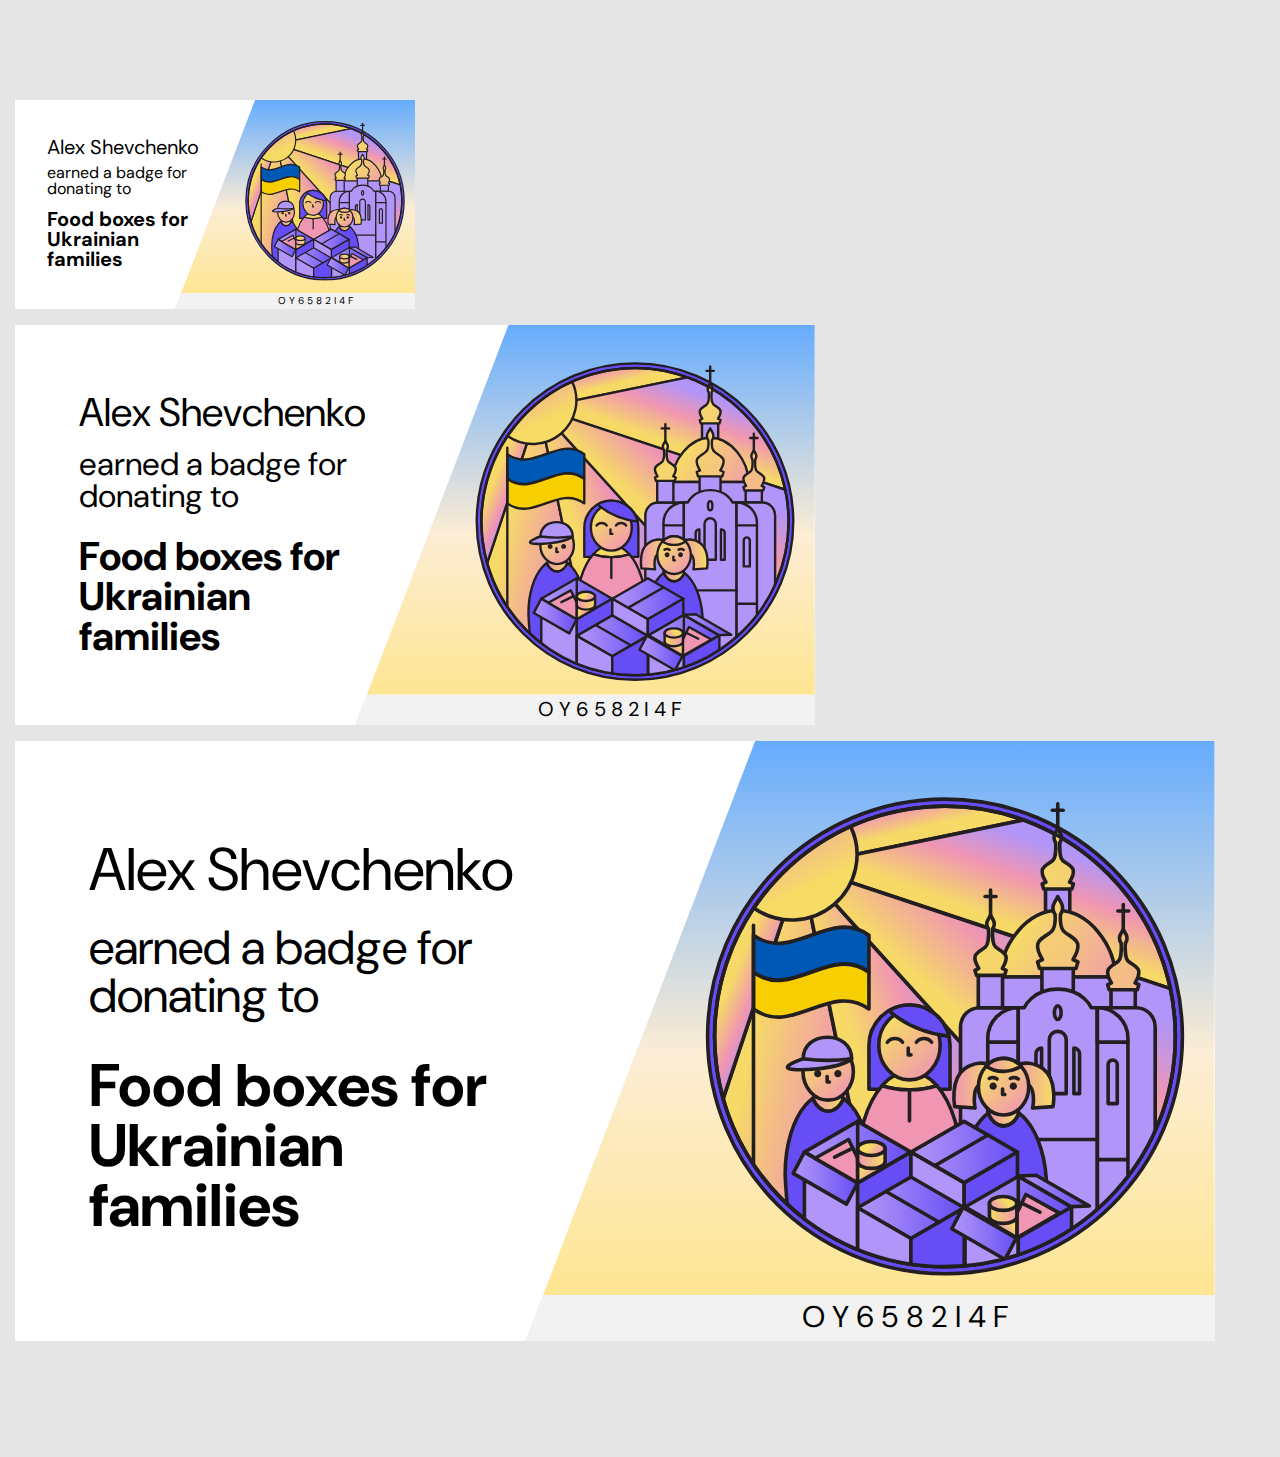
<file: card-donation.html>
<!doctype html>
<html lang="en">
	<head>
		<meta charset="utf-8">
		<title>UkraineNow Donuts</title>
		<meta name="viewport" content="width=device-width, initial-scale=1, shrink-to-fit=no">
		<link rel="stylesheet" href="css/emails.css">
	</head>
	
	<body class="bg-gray">

		<div class="card-container">
			<div class="mb-3">
				<div class="card card-small">
					<div class="card-row my-auto">
						<div class="card-col">
							<div class="content">
								<div class="name">Alex Shevchenko</div>
								<div class="comment">earned a badge for donating to</div>
								<div class="title">Food boxes for Ukrainian families</div>
							</div>
						</div>
						<div class="card-col text-right">
							<img src="img/food-badge.svg" alt="" width="160">
						</div>
					</div>
					<div class="index-box">
						<div class="card-row my-auto">
							<div class="card-col"></div>
							<div class="card-col text-center">
								<div class="index">O Y 6 5 8 2 I 4 F</div>
							</div>
						</div>
					</div>
				</div>
			</div>
			<div class="mb-3">
				<div class="card card-medium">
					<div class="card-row my-auto">
						<div class="card-col">
							<div class="content">
								<div class="name">Alex Shevchenko</div>
								<div class="comment">earned a badge for donating to</div>
								<div class="title">Food boxes for Ukrainian families</div>
							</div>
						</div>
						<div class="card-col text-right">
							<img src="img/food-badge.svg" alt="" width="320">
						</div>
					</div>
					<div class="index-box">
						<div class="card-row my-auto">
							<div class="card-col"></div>
							<div class="card-col text-center">
								<div class="index">O Y 6 5 8 2 I 4 F</div>
							</div>
						</div>
					</div>
				</div>
			</div>
			<div class="mb-3">
				<div class="card card-big">
					<div class="card-row my-auto">
						<div class="card-col">
							<div class="content">
								<div class="name">Alex Shevchenko</div>
								<div class="comment">earned a badge for donating to</div>
								<div class="title">Food boxes for Ukrainian families</div>
							</div>
						</div>
						<div class="card-col text-right">
							<img src="img/food-badge.svg" alt="" width="480">
						</div>
					</div>
					<div class="index-box">
						<div class="card-row my-auto">
							<div class="card-col"></div>
							<div class="card-col text-center">
								<div class="index">O Y 6 5 8 2 I 4 F</div>
							</div>
						</div>
					</div>
				</div>
			</div>
		</div>
	</body>
</html>
</file>
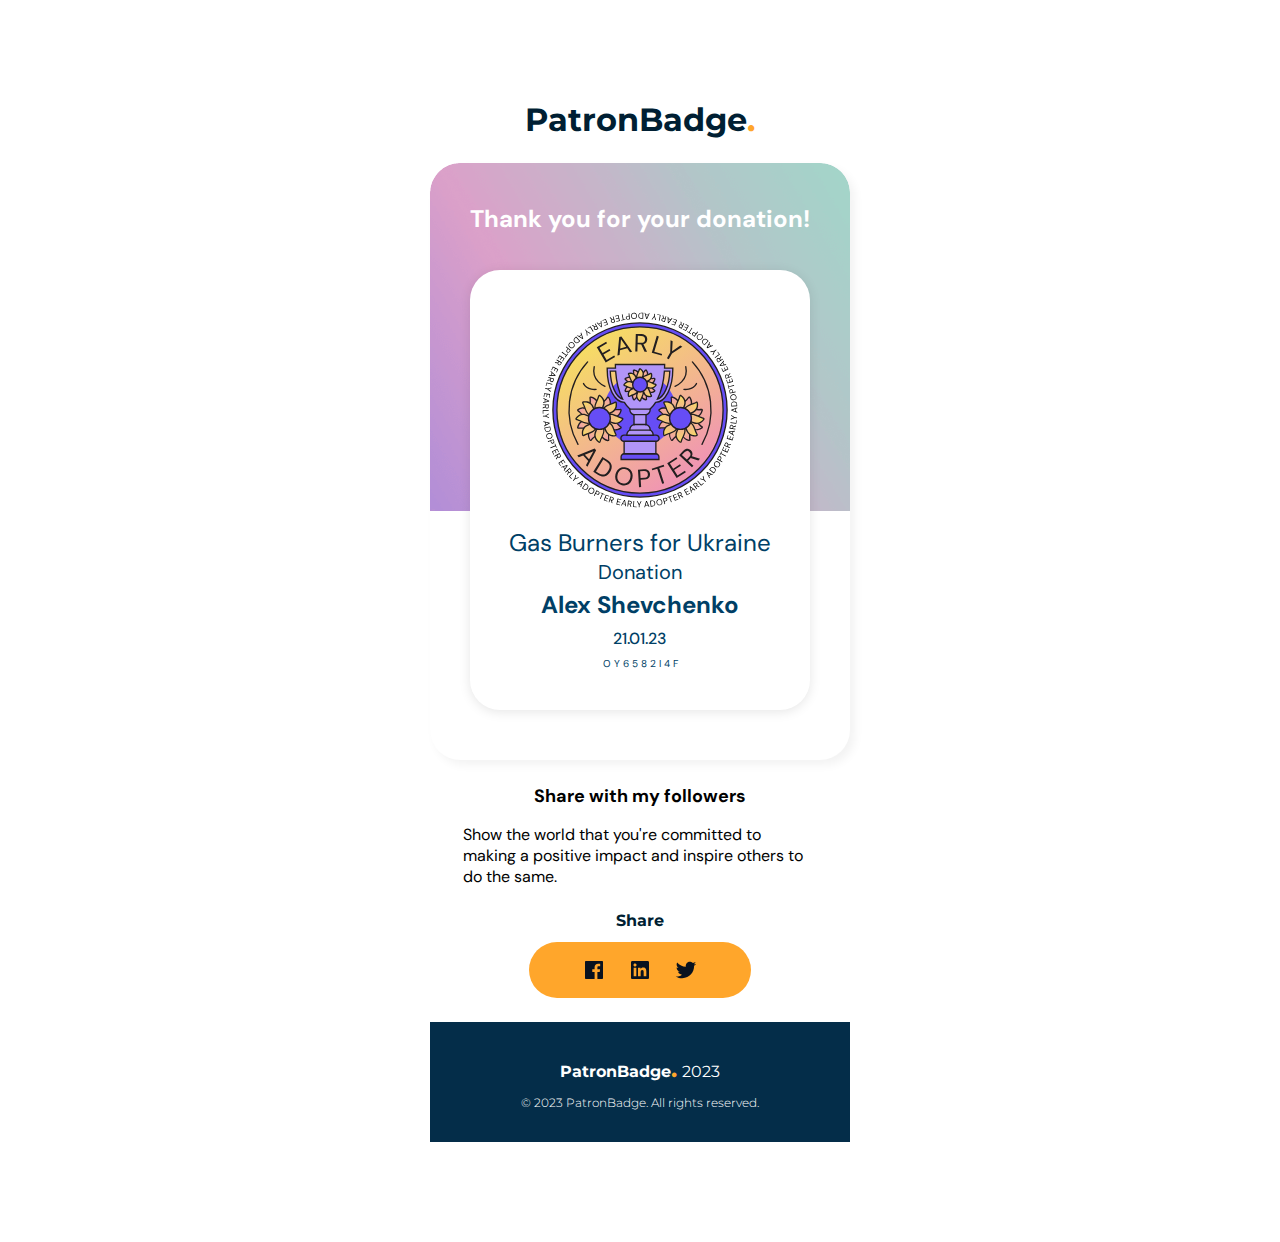
<file: email-final.html>
<!doctype html>
<html lang="en">
	<head>
		<meta charset="utf-8">
		<title>UkraineNow Donuts</title>
		<meta name="viewport" content="width=device-width, initial-scale=1, shrink-to-fit=no">
		<link rel="stylesheet" href="css/emails.css">
	</head>
	
	<body>

		<div class="email-container">
			<div class="title-main">PatronBadge<span class="orange">.</span></div>
			<div class="gaz-card">
				<div class="title-gaz">Thank you for your donation!</div>
		<div class="cart-donation">
		  <div class="mb-3">
			<img src="img/early adopter.svg" alt="">
		  </div>
		  <div class="title">Gas Burners for Ukraine</div>
		  <div class="fz-20">Donation</div>
		  <div class="name">Alex Shevchenko</div>
		  <div class="date">21.01.23</div>
		  <div class="index">O Y 6 5 8 2 I 4 F</div>
		</div>
			</div>
			<div class="section-black">
				<div class="title">Share with my followers</div>
				<p>Show the world that you're committed to making a positive impact and inspire others to do the same.</p>
			</div>
			<div class="share">Share</div>
			<div class="text-center">
		  <div class="social-box">
			<a href="#!" class="social">
				<img src="img/facebook.svg" alt="">
			</a>
			<a href="#!" class="social">
				<img src="img/in.svg" alt="">
			</a>
			<a href="#!" class="social">
				<img src="img/twitter.svg" alt="">
			</a>
		  </div>
	  </div>
	  <div class="footer">
		<div class="title">PatronBadge<span class="orange fz-24">.</span> <span class="font-weight-normal">2023</span></div>
		<div class="rights">© 2023 PatronBadge. All rights reserved.</div>
	  </div>
		</div>

	</body>
</html>
</file>
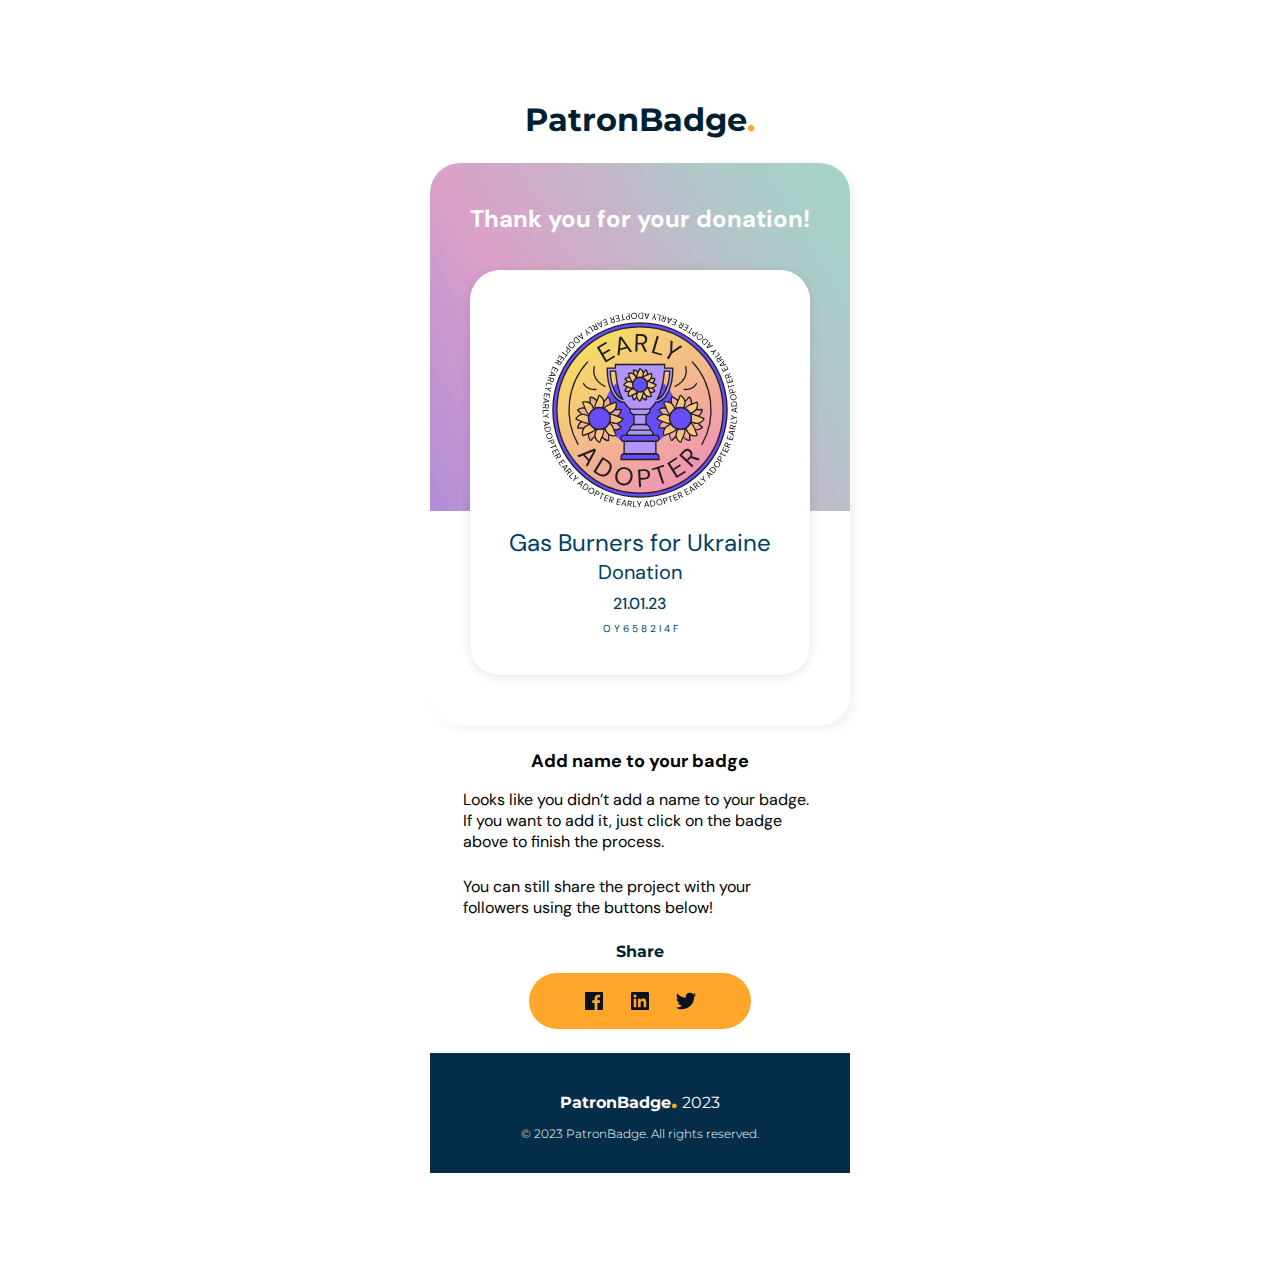
<file: email-temporary.html>
<!doctype html>
<html lang="en">
	<head>
		<meta charset="utf-8">
		<title>UkraineNow Donuts</title>
		<meta name="viewport" content="width=device-width, initial-scale=1, shrink-to-fit=no">
		<link rel="stylesheet" href="css/emails.css">
	</head>
	
	<body>

		<div class="email-container">
			<div class="title-main">PatronBadge<span class="orange">.</span></div>
			<div class="gaz-card">
				<div class="title-gaz">Thank you for your donation!</div>
        <div class="cart-donation">
          <div class="mb-3">
            <img src="img/early adopter.svg" alt="">
          </div>
          <div class="title">Gas Burners for Ukraine</div>
          <div class="fz-20">Donation</div>
          <div class="date">21.01.23</div>
          <div class="index">O Y 6 5 8 2 I 4 F</div>
        </div>
			</div>
			<div class="section-black">
				<div class="title">Add name to your badge</div>
				<p>Looks like you didn’t add a name to your badge. If you want to add it, just click on the badge above to finish the process.</p>
				<p>You can still share the project with your followers using the buttons below!</p>	
			</div>
			<div class="share">Share</div>
			<div class="text-center">
	      <div class="social-box">
	        <a href="#!" class="social">
	        	<img src="img/facebook.svg" alt="">
	        </a>
	        <a href="#!" class="social">
	        	<img src="img/in.svg" alt="">
	        </a>
	        <a href="#!" class="social">
	        	<img src="img/twitter.svg" alt="">
	        </a>
	      </div>
      </div>
      <div class="footer">
      	<div class="title">PatronBadge<span class="orange fz-24">.</span> <span class="font-weight-normal">2023</span></div>
      	<div class="rights">© 2023 PatronBadge. All rights reserved.</div>
      </div>
		</div>

	</body>
</html>
</file>
<file: css/emails.css>
@import url("https://fonts.googleapis.com/css2?family=DM+Sans:wght@400;500;700&family=Inter:wght@400;600;700;800;900&family=Lato:wght@400;700;900&family=Montserrat:wght@300;400;500;600;700;900&family=Nunito:wght@400;500;600;700;800;900&family=Roboto:wght@400;500;700;900&display=swap");
* {
  box-sizing: border-box; }

body {
  background: #FFFFFF;
  font-family: "DM Sans", sans-serif;
  color: #000000;
  margin: 0; }

.orange {
  color: #FFA62B; }

.text-center {
  text-align: center; }

.text-right {
  text-align: right; }

.mb-3 {
  margin-bottom: 16px; }

.my-auto {
  margin-top: auto;
  margin-bottom: auto; }

.fz-20 {
  font-size: 20px; }

.fz-24 {
  font-size: 24px; }

.font-weight-normal {
  font-weight: normal; }

.email-container {
  max-width: 450px;
  padding-left: 15px;
  padding-right: 15px;
  margin: 100px auto; }

.title-main {
  font-weight: bold;
  font-size: 32px;
  text-align: center;
  margin-bottom: 24px;
  color: #001F33;
  font-family: "Montserrat", sans-serif; }

.gaz-card {
  overflow: hidden;
  padding: 40px 15px 50px;
  text-align: center;
  border-radius: 30px;
  background-color: #FFF;
  background-image: url(../img/bg-email.png);
  background-repeat: no-repeat;
  background-position: top center;
  box-shadow: 5px 5px 10px rgba(0, 0, 0, 0.05);
  margin-bottom: 24px; }
  .gaz-card .title-gaz {
    color: #FFF;
    font-size: 24px;
    font-weight: bold;
    margin-bottom: 36px; }

.cart-donation {
  background: #FFF;
  overflow: hidden;
  border-radius: 30px;
  box-shadow: 0px 2px 12px rgba(0, 0, 0, 0.1);
  padding: 40px 20px;
  color: #003F66;
  max-width: 340px;
  margin: 0 auto;
  text-align: center; }
  .cart-donation .title {
    font-size: 24px;
    line-height: 1;
    margin-bottom: 4px; }
  .cart-donation .name {
    font-size: 24px;
    font-weight: bold;
    margin-top: 4px; }
  .cart-donation .date {
    font-size: 16px;
    font-weight: 500;
    margin-top: 8px; }
  .cart-donation .index {
    font-size: 10px;
    margin-top: 8px; }

.section-black {
  padding: 0 33px; }
  .section-black .title {
    text-align: center;
    font-weight: bold;
    font-size: 18px;
    margin-bottom: 16px; }
  .section-black p {
    margin-bottom: 24px; }

.share {
  font-family: "Montserrat", sans-serif;
  color: #001F33;
  font-weight: bold;
  text-align: center;
  margin-bottom: 12px; }

.social {
  margin: 0 9px;
  display: inline-block;
  vertical-align: middle;
  transition: 0.3s;
  font-size: 0; }
  .social:hover {
    opacity: 0.7; }

.social-box {
  background: #FFA62B;
  display: inline-block;
  border-radius: 100px;
  padding: 16px 44px; }

.footer {
  margin-top: 24px;
  background: #042D49;
  text-align: center;
  padding: 32px 16px;
  color: #FFF;
  font-family: "Montserrat", sans-serif; }
  .footer .title {
    font-weight: bold;
    font-size: 16px;
    margin-bottom: 12px; }
  .footer .rights {
    font-weight: 300;
    font-size: 12px; }

.bg-gray {
  background: #E5E5E5; }

.card-container {
  padding-left: 15px;
  padding-right: 15px;
  margin: 100px auto;
  display: flex;
  flex-direction: column;
  justify-content: center; }

.card {
  background: #FFF;
  color: #000;
  background-image: url(../img/bg-card.svg);
  background-repeat: no-repeat;
  background-position: center right;
  display: flex;
  flex-direction: column; }
  .card .card-row {
    display: flex;
    flex-wrap: wrap;
    margin-right: -10px;
    margin-left: -10px;
    align-items: center; }
    .card .card-row .card-col {
      position: relative;
      width: 100%;
      padding-right: 10px;
      padding-left: 10px;
      flex: 0 0 50%;
      max-width: 50%; }
    .card .card-row .content {
      line-height: 1; }
      .card .card-row .content .title {
        font-weight: bold; }
  .card .index-box {
    display: flex;
    flex-direction: column;
    margin-top: auto; }

.card-small {
  width: 400px;
  height: 209px;
  background-size: 60% 100%;
  padding: 16px 10px 0; }
  .card-small .card-row .content {
    padding-left: 22px; }
    .card-small .card-row .content .name {
      font-size: 20px;
      margin-bottom: 8px; }
    .card-small .card-row .content .comment {
      font-size: 16px; }
    .card-small .card-row .content .title {
      font-size: 20px;
      margin-top: 12px;
      padding-right: 16px; }
  .card-small .index-box {
    height: 16px; }
    .card-small .index-box .index {
      font-size: 10px; }

.card-medium {
  width: 800px;
  height: 400px;
  background-size: 57.5% 100%;
  padding: 32px 20px 0; }
  .card-medium .card-row .content {
    padding-left: 44px; }
    .card-medium .card-row .content .name {
      font-size: 40px;
      margin-bottom: 16px; }
    .card-medium .card-row .content .comment {
      font-size: 32px; }
    .card-medium .card-row .content .title {
      font-size: 40px;
      margin-top: 24px;
      padding-right: 32px; }
  .card-medium .index-box {
    height: 32px; }
    .card-medium .index-box .index {
      font-size: 20px; }

.card-big {
  width: 1200px;
  height: 600px;
  background-size: 57.5% 100%;
  padding: 48px 30px 0; }
  .card-big .card-row .content {
    padding-left: 44px; }
    .card-big .card-row .content .name {
      font-size: 60px;
      margin-bottom: 24px; }
    .card-big .card-row .content .comment {
      font-size: 48px; }
    .card-big .card-row .content .title {
      font-size: 60px;
      margin-top: 36px;
      padding-right: 48px; }
  .card-big .index-box {
    height: 48px; }
    .card-big .index-box .index {
      font-size: 30px; }

/*# sourceMappingURL=emails.css.map */
</file>
